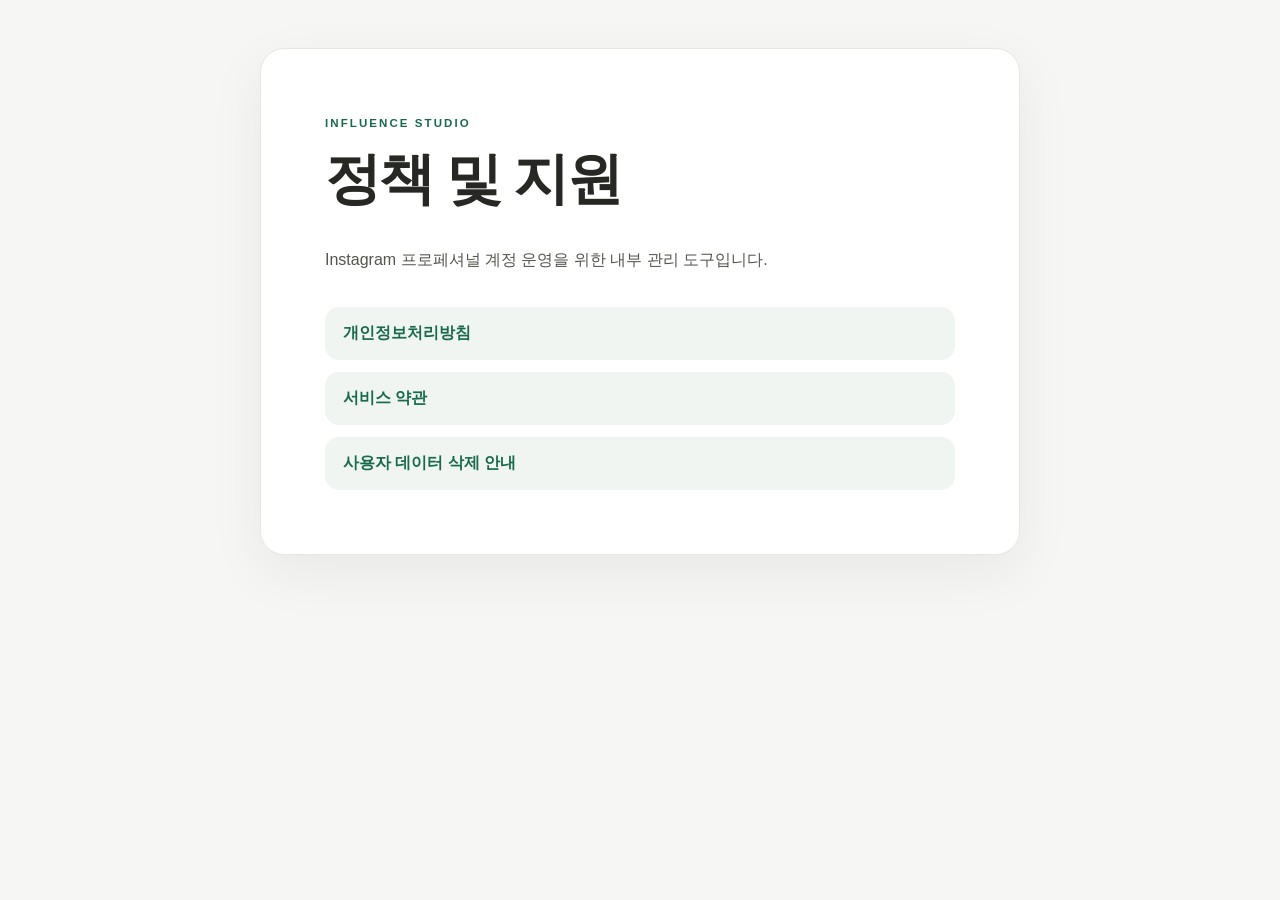
<file: index.html>
<!doctype html>
<html lang="ko">
  <head>
    <meta charset="utf-8" />
    <meta name="viewport" content="width=device-width, initial-scale=1" />
    <title>Influence Studio</title>
    <link rel="stylesheet" href="style.css" />
  </head>
  <body>
    <main>
      <p class="eyebrow">Influence Studio</p>
      <h1>정책 및 지원</h1>
      <p>Instagram 프로페셔널 계정 운영을 위한 내부 관리 도구입니다.</p>
      <nav>
        <a href="privacy.html">개인정보처리방침</a>
        <a href="terms.html">서비스 약관</a>
        <a href="data-deletion.html">사용자 데이터 삭제 안내</a>
      </nav>
    </main>
  </body>
</html>
</file>
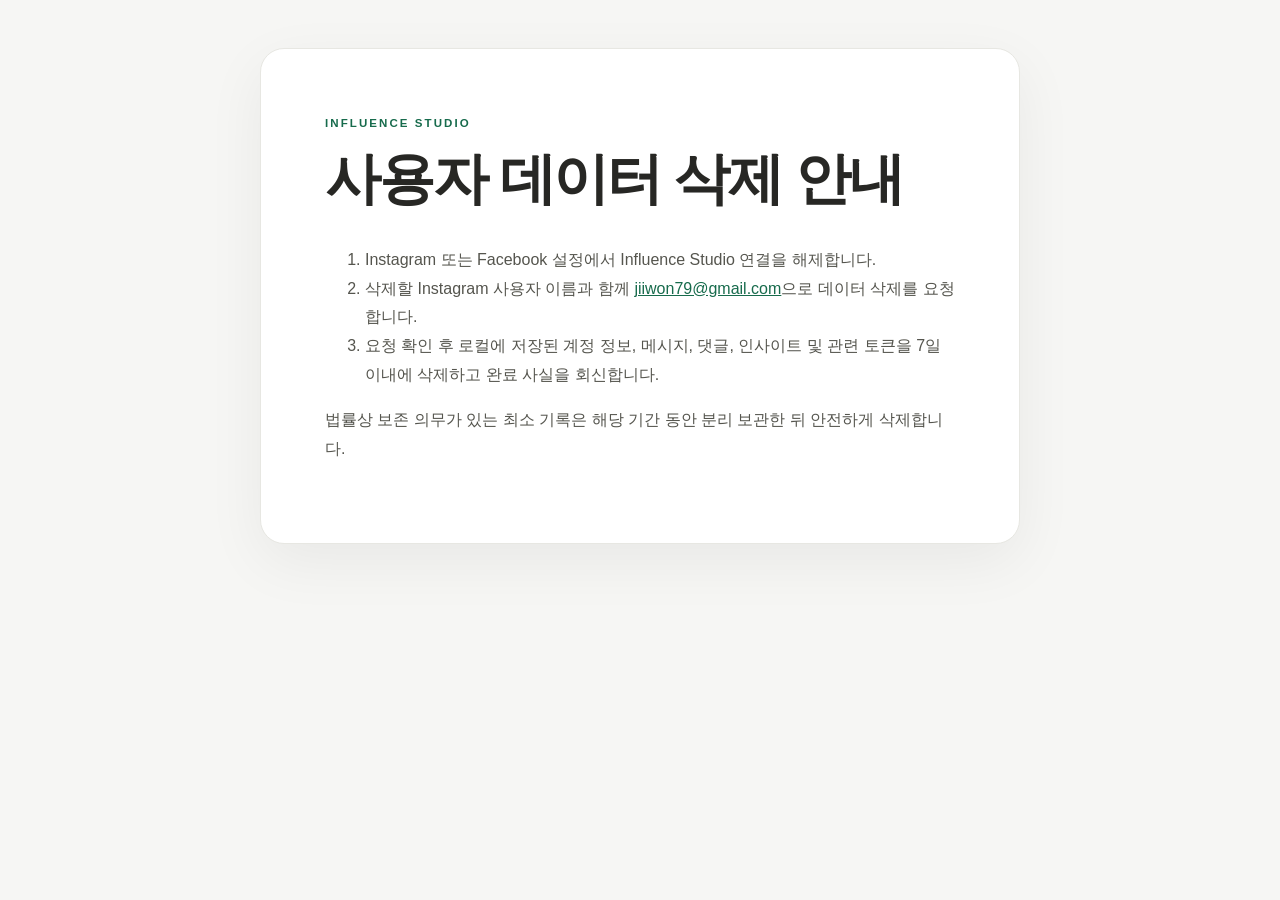
<file: data-deletion.html>
<!doctype html>
<html lang="ko">
  <head>
    <meta charset="utf-8" />
    <meta name="viewport" content="width=device-width, initial-scale=1" />
    <title>사용자 데이터 삭제 안내 · Influence Studio</title>
    <link rel="stylesheet" href="style.css" />
  </head>
  <body>
    <main>
      <p class="eyebrow">Influence Studio</p>
      <h1>사용자 데이터 삭제 안내</h1>
      <ol>
        <li>Instagram 또는 Facebook 설정에서 Influence Studio 연결을 해제합니다.</li>
        <li>삭제할 Instagram 사용자 이름과 함께 <a href="mailto:jiiwon79@gmail.com">jiiwon79@gmail.com</a>으로 데이터 삭제를 요청합니다.</li>
        <li>요청 확인 후 로컬에 저장된 계정 정보, 메시지, 댓글, 인사이트 및 관련 토큰을 7일 이내에 삭제하고 완료 사실을 회신합니다.</li>
      </ol>
      <p>법률상 보존 의무가 있는 최소 기록은 해당 기간 동안 분리 보관한 뒤 안전하게 삭제합니다.</p>
    </main>
  </body>
</html>
</file>
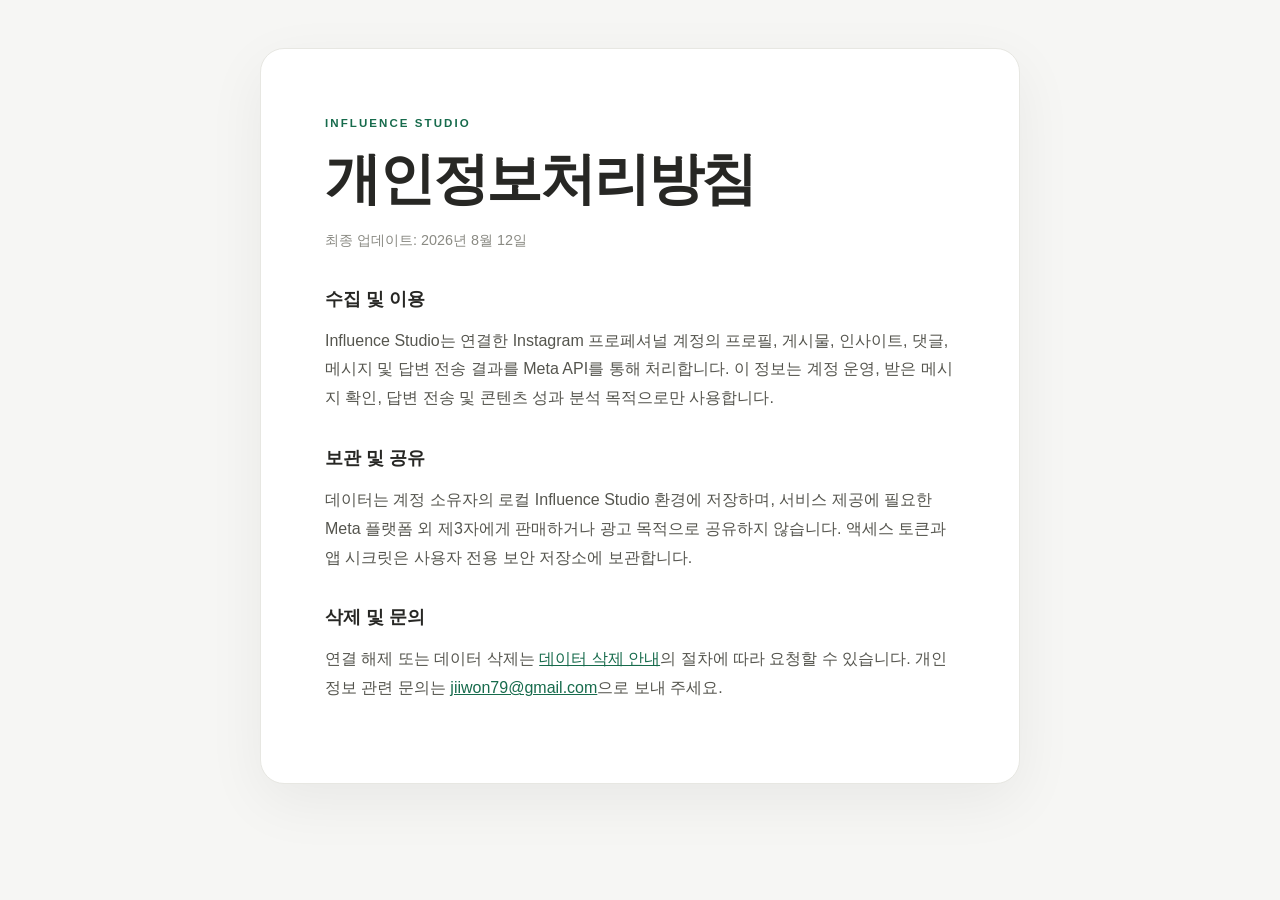
<file: privacy.html>
<!doctype html>
<html lang="ko">
  <head>
    <meta charset="utf-8" />
    <meta name="viewport" content="width=device-width, initial-scale=1" />
    <title>개인정보처리방침 · Influence Studio</title>
    <link rel="stylesheet" href="style.css" />
  </head>
  <body>
    <main>
      <p class="eyebrow">Influence Studio</p>
      <h1>개인정보처리방침</h1>
      <p class="muted">최종 업데이트: 2026년 8월 12일</p>
      <h2>수집 및 이용</h2>
      <p>Influence Studio는 연결한 Instagram 프로페셔널 계정의 프로필, 게시물, 인사이트, 댓글, 메시지 및 답변 전송 결과를 Meta API를 통해 처리합니다. 이 정보는 계정 운영, 받은 메시지 확인, 답변 전송 및 콘텐츠 성과 분석 목적으로만 사용합니다.</p>
      <h2>보관 및 공유</h2>
      <p>데이터는 계정 소유자의 로컬 Influence Studio 환경에 저장하며, 서비스 제공에 필요한 Meta 플랫폼 외 제3자에게 판매하거나 광고 목적으로 공유하지 않습니다. 액세스 토큰과 앱 시크릿은 사용자 전용 보안 저장소에 보관합니다.</p>
      <h2>삭제 및 문의</h2>
      <p>연결 해제 또는 데이터 삭제는 <a href="data-deletion.html">데이터 삭제 안내</a>의 절차에 따라 요청할 수 있습니다. 개인정보 관련 문의는 <a href="mailto:jiiwon79@gmail.com">jiiwon79@gmail.com</a>으로 보내 주세요.</p>
    </main>
  </body>
</html>
</file>
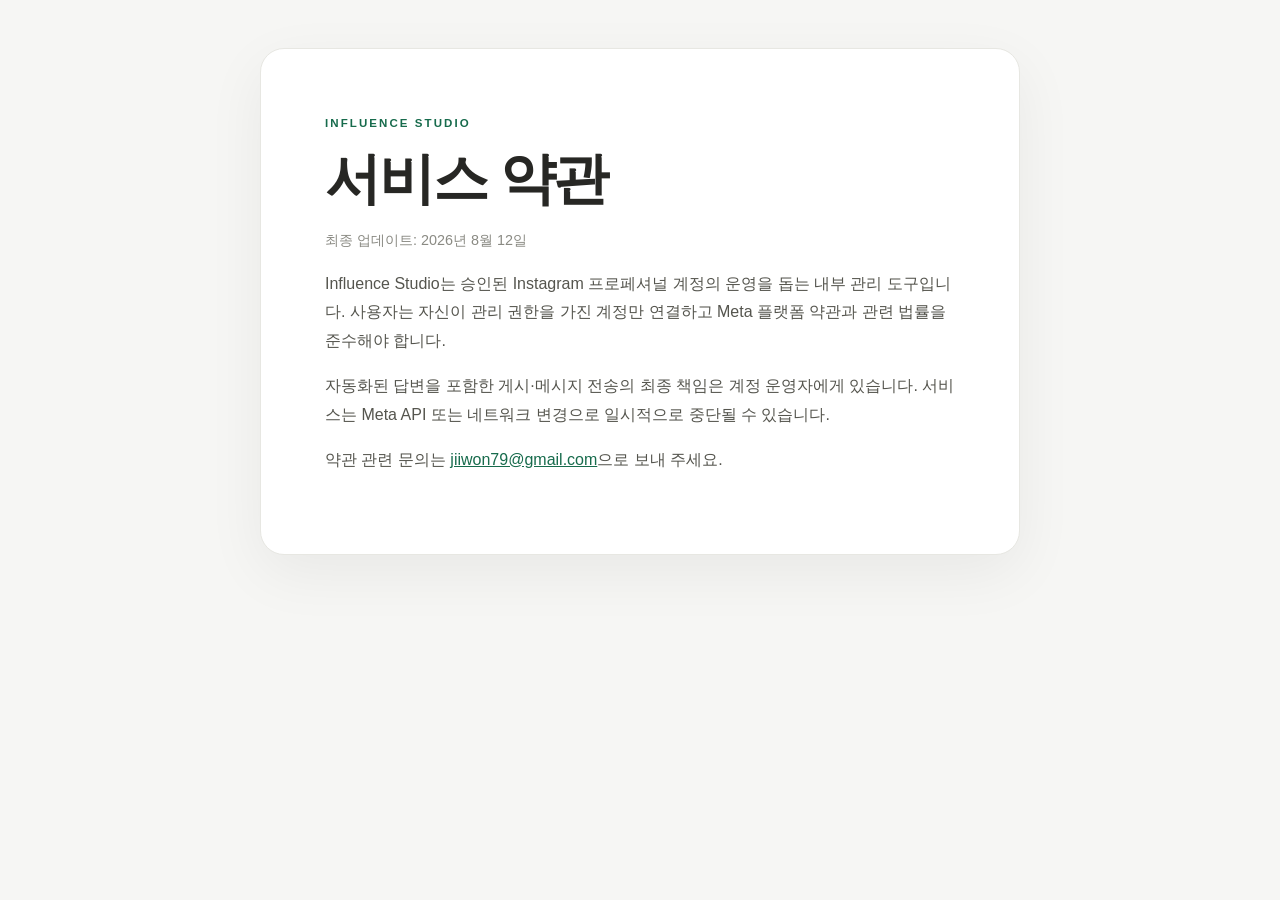
<file: terms.html>
<!doctype html>
<html lang="ko">
  <head>
    <meta charset="utf-8" />
    <meta name="viewport" content="width=device-width, initial-scale=1" />
    <title>서비스 약관 · Influence Studio</title>
    <link rel="stylesheet" href="style.css" />
  </head>
  <body>
    <main>
      <p class="eyebrow">Influence Studio</p>
      <h1>서비스 약관</h1>
      <p class="muted">최종 업데이트: 2026년 8월 12일</p>
      <p>Influence Studio는 승인된 Instagram 프로페셔널 계정의 운영을 돕는 내부 관리 도구입니다. 사용자는 자신이 관리 권한을 가진 계정만 연결하고 Meta 플랫폼 약관과 관련 법률을 준수해야 합니다.</p>
      <p>자동화된 답변을 포함한 게시·메시지 전송의 최종 책임은 계정 운영자에게 있습니다. 서비스는 Meta API 또는 네트워크 변경으로 일시적으로 중단될 수 있습니다.</p>
      <p>약관 관련 문의는 <a href="mailto:jiiwon79@gmail.com">jiiwon79@gmail.com</a>으로 보내 주세요.</p>
    </main>
  </body>
</html>
</file>
<file: style.css>
:root { color-scheme: light; font-family: -apple-system, BlinkMacSystemFont, "Segoe UI", sans-serif; background: #f6f6f4; color: #272724; }
body { margin: 0; }
main { box-sizing: border-box; width: min(760px, calc(100% - 32px)); margin: 48px auto; padding: clamp(28px, 6vw, 64px); background: white; border: 1px solid #e7e7e2; border-radius: 24px; box-shadow: 0 18px 60px rgba(20, 20, 16, .06); }
h1 { margin: 8px 0 28px; font-size: clamp(2rem, 6vw, 3.5rem); letter-spacing: -.04em; }
h2 { margin: 32px 0 8px; font-size: 1.15rem; }
p, li { color: #55554e; font-size: 1rem; line-height: 1.8; }
a { color: #176b4c; }
nav { display: grid; gap: 12px; margin-top: 32px; }
nav a { padding: 16px 18px; border-radius: 14px; background: #f1f5f2; text-decoration: none; font-weight: 650; }
.eyebrow { margin: 0; color: #176b4c; font-size: .72rem; font-weight: 750; letter-spacing: .18em; text-transform: uppercase; }
.muted { margin-top: -18px; color: #8a8a83; font-size: .9rem; }
</file>
